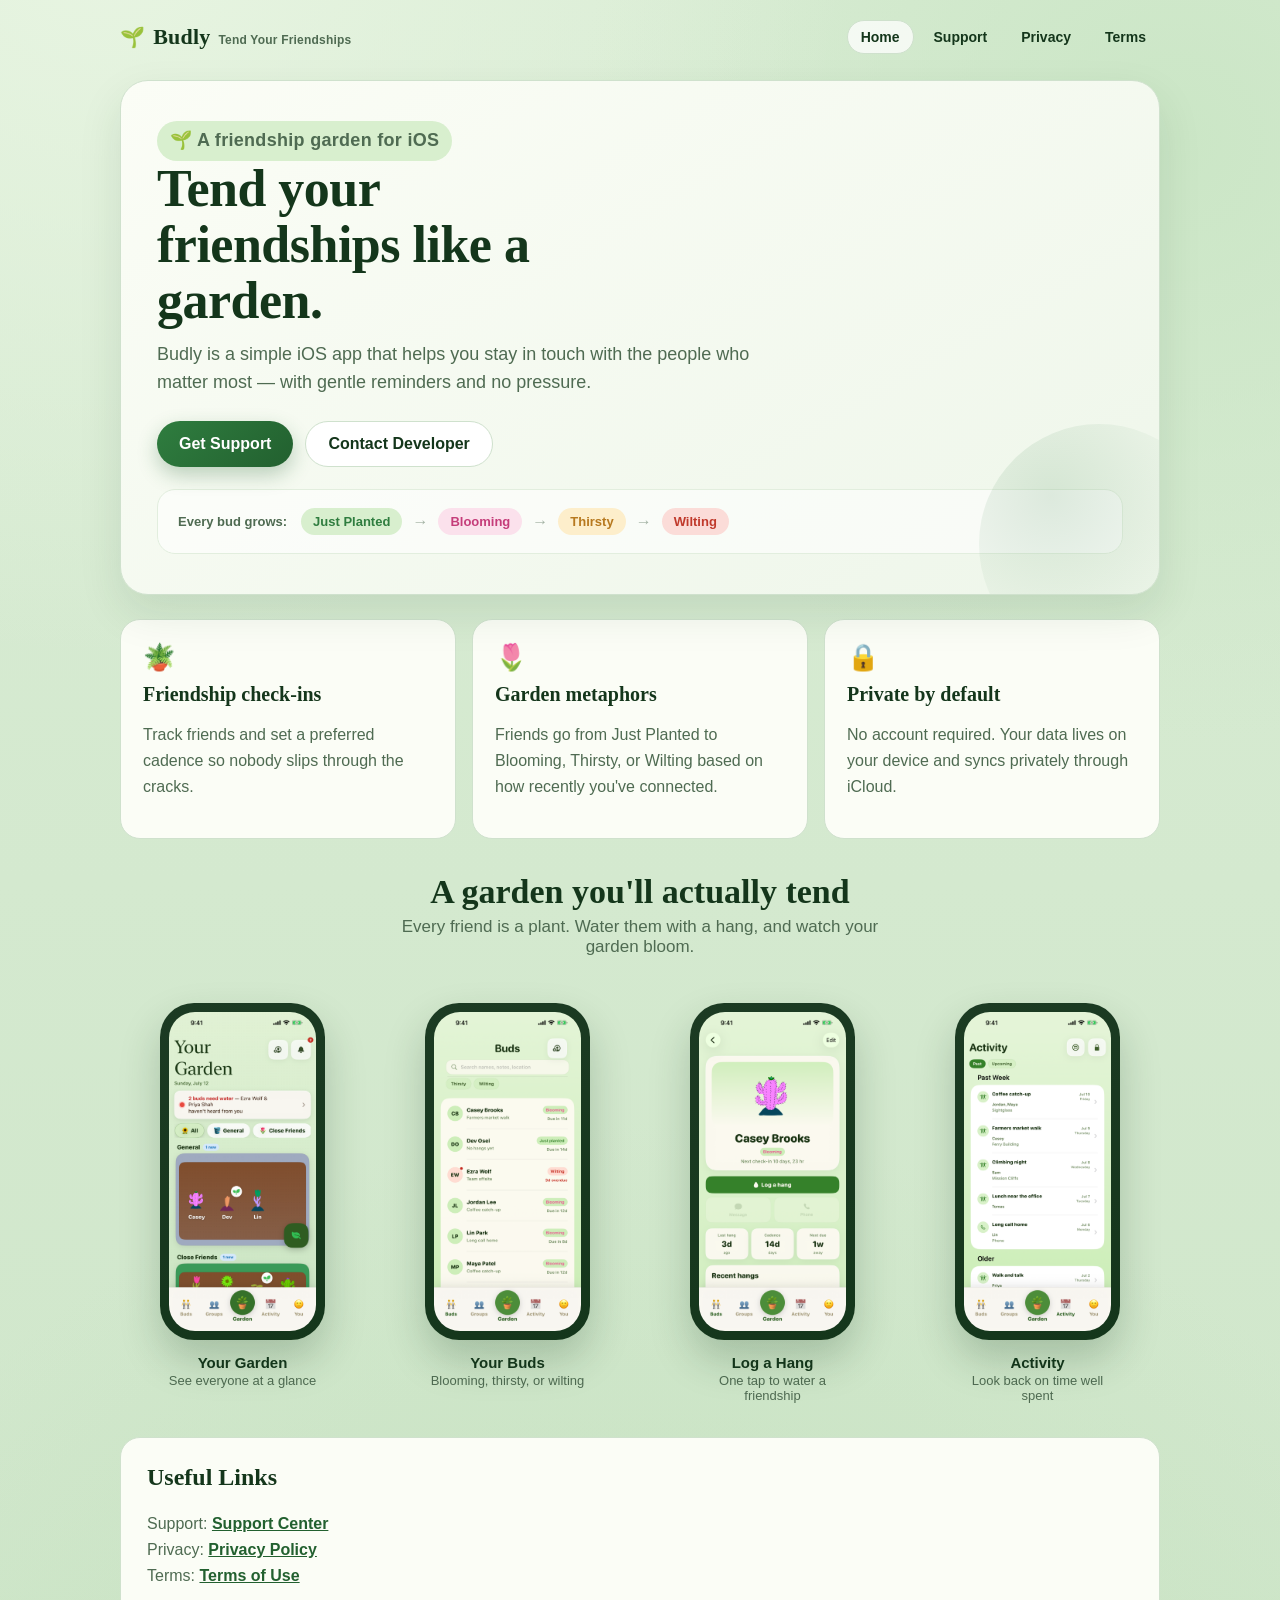
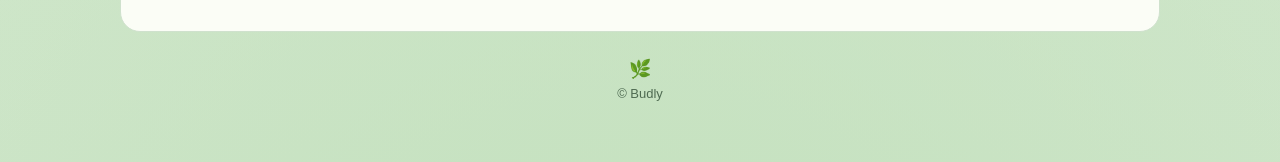
<file: index.html>
<!doctype html>
<html lang="en">
<head>
  <meta charset="utf-8" />
  <meta name="viewport" content="width=device-width, initial-scale=1" />
  <title>Budly | Tend Your Friendships</title>
  <meta name="description" content="Budly helps you stay in touch with the people who matter most." />
  <link rel="stylesheet" href="assets/styles.css" />
</head>
<body>
  <main class="site">
    <header class="nav">
      <a class="brand" href="./">Budly<small>Tend Your Friendships</small></a>
      <nav class="nav-links" aria-label="Primary">
        <a class="active" href="./">Home</a>
        <a href="support/">Support</a>
        <a href="privacy/">Privacy</a>
        <a href="terms/">Terms</a>
      </nav>
    </header>

    <section class="hero">
      <p class="eyebrow">🌱 A friendship garden for iOS</p>
      <h1>Tend your friendships like a garden.</h1>
      <p>
        Budly is a simple iOS app that helps you stay in touch with the people who matter most — with gentle reminders and no pressure.
      </p>
      <div class="cta">
        <a class="button button-primary" href="support/">Get Support</a>
        <a class="button button-secondary" href="mailto:dan1510123@gmail.com">Contact Developer</a>
      </div>
      <div class="stages" aria-label="How friendships grow">
        <span class="label">Every bud grows:</span>
        <span class="pill planted">Just Planted</span>
        <span class="arrow">→</span>
        <span class="pill bloom">Blooming</span>
        <span class="arrow">→</span>
        <span class="pill thirsty">Thirsty</span>
        <span class="arrow">→</span>
        <span class="pill wilting">Wilting</span>
      </div>
    </section>

    <section class="grid" aria-label="Highlights">
      <article class="card">
        <span class="icon">🪴</span>
        <h3>Friendship check-ins</h3>
        <p>Track friends and set a preferred cadence so nobody slips through the cracks.</p>
      </article>
      <article class="card">
        <span class="icon">🌷</span>
        <h3>Garden metaphors</h3>
        <p>Friends go from Just Planted to Blooming, Thirsty, or Wilting based on how recently you've connected.</p>
      </article>
      <article class="card">
        <span class="icon">🔒</span>
        <h3>Private by default</h3>
        <p>No account required. Your data lives on your device and syncs privately through iCloud.</p>
      </article>
    </section>

    <section class="showcase" aria-label="Screenshots">
      <h2>A garden you'll actually tend</h2>
      <p class="sub">Every friend is a plant. Water them with a hang, and watch your garden bloom.</p>
      <div class="shots">
        <figure class="shot">
          <div class="phone"><img src="assets/screenshots/01-garden.png" alt="Budly Garden screen showing friends as plants" loading="lazy" /></div>
          <figcaption class="caption">Your Garden<span>See everyone at a glance</span></figcaption>
        </figure>
        <figure class="shot">
          <div class="phone"><img src="assets/screenshots/02-buds.png" alt="Budly Buds list with friendship statuses" loading="lazy" /></div>
          <figcaption class="caption">Your Buds<span>Blooming, thirsty, or wilting</span></figcaption>
        </figure>
        <figure class="shot">
          <div class="phone"><img src="assets/screenshots/03-friend-detail.png" alt="Budly friend detail with a Log a hang button" loading="lazy" /></div>
          <figcaption class="caption">Log a Hang<span>One tap to water a friendship</span></figcaption>
        </figure>
        <figure class="shot">
          <div class="phone"><img src="assets/screenshots/07-activity.png" alt="Budly Activity feed of recent hangs" loading="lazy" /></div>
          <figcaption class="caption">Activity<span>Look back on time well spent</span></figcaption>
        </figure>
      </div>
    </section>

    <section class="content">
      <h2>Useful Links</h2>
      <p>
        Support: <a class="inline" href="support/">Support Center</a><br />
        Privacy: <a class="inline" href="privacy/">Privacy Policy</a><br />
        Terms: <a class="inline" href="terms/">Terms of Use</a>
      </p>
    </section>

    <p class="footer">© Budly</p>
  </main>
</body>
</html>
</file>
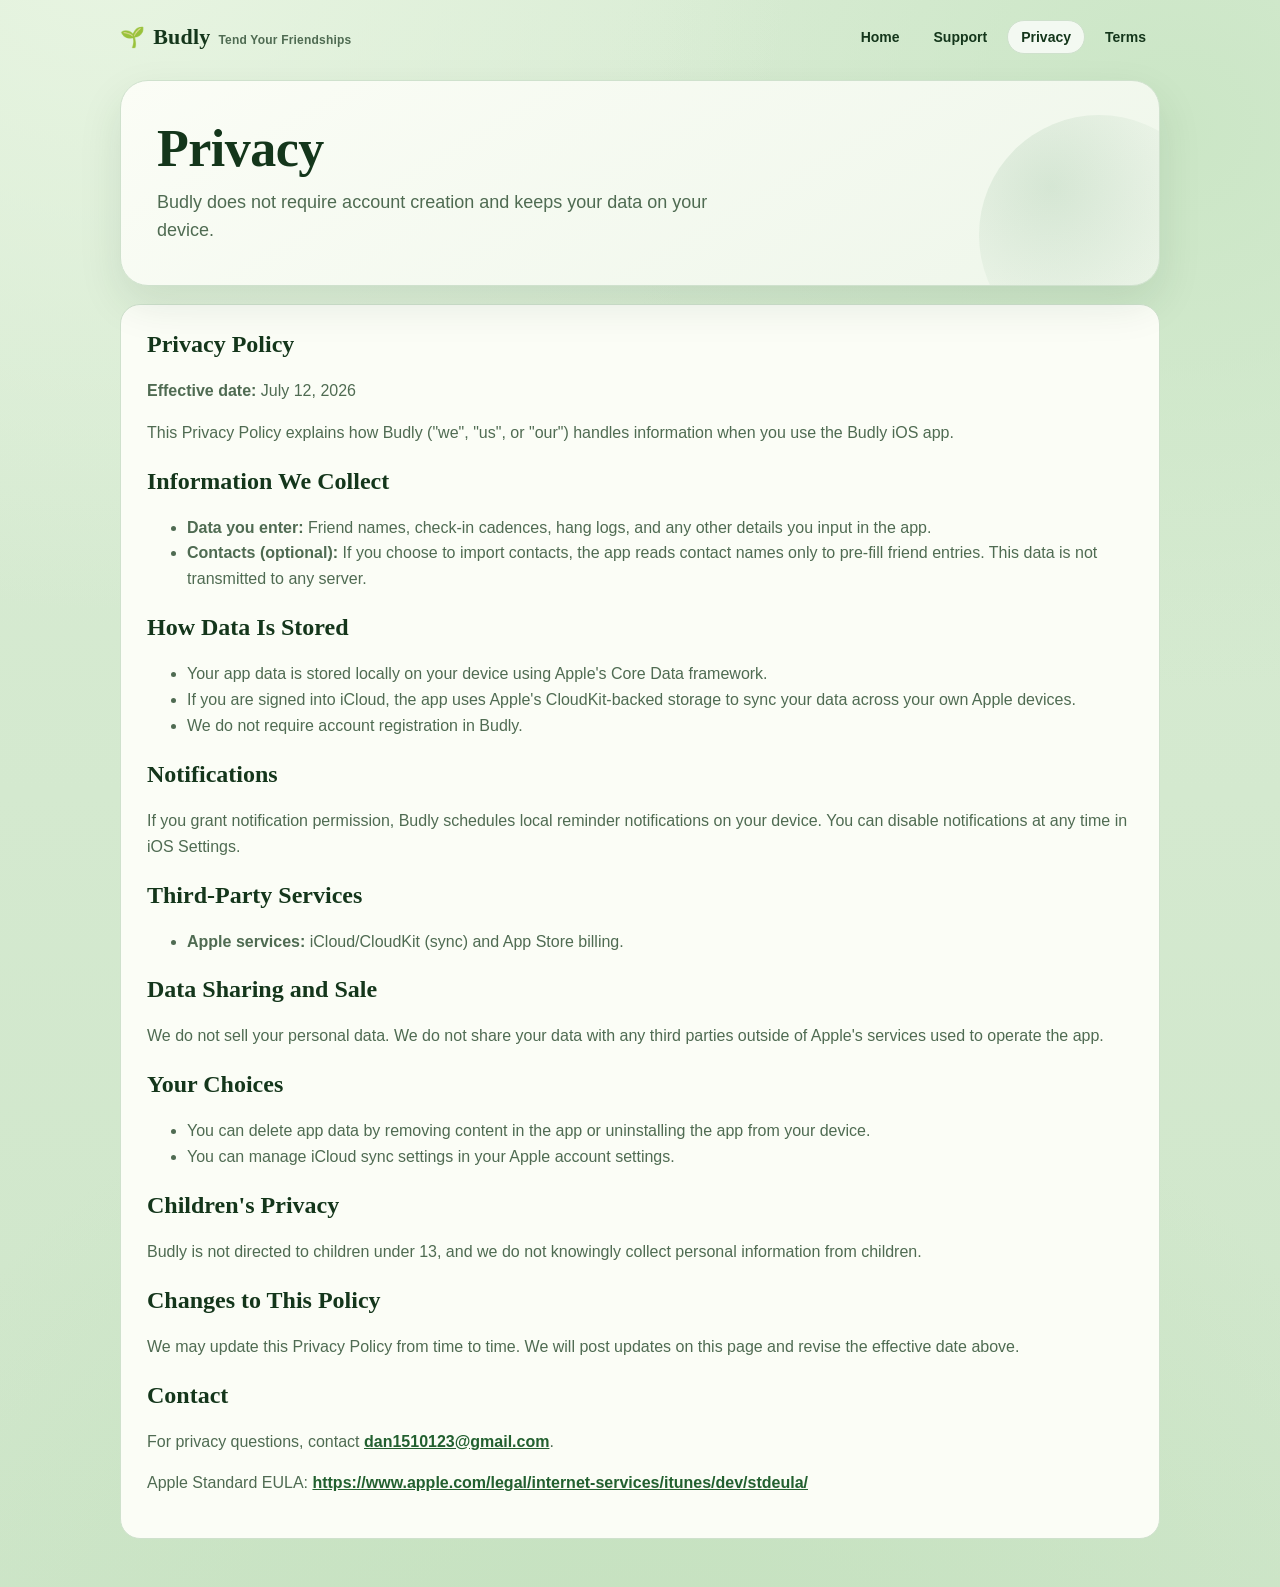
<file: privacy/index.html>
<!doctype html>
<html lang="en">
<head>
  <meta charset="utf-8" />
  <meta name="viewport" content="width=device-width, initial-scale=1" />
  <title>Budly Privacy</title>
  <link rel="stylesheet" href="../assets/styles.css" />
</head>
<body>
  <main class="site">
    <header class="nav">
      <a class="brand" href="../">Budly<small>Tend Your Friendships</small></a>
      <nav class="nav-links" aria-label="Primary">
        <a href="../">Home</a>
        <a href="../support/">Support</a>
        <a class="active" href="./">Privacy</a>
        <a href="../terms/">Terms</a>
      </nav>
    </header>

    <section class="hero">
      <h1>Privacy</h1>
      <p>Budly does not require account creation and keeps your data on your device.</p>
    </section>

    <section class="content">
      <h2>Privacy Policy</h2>
      <p><strong>Effective date:</strong> July 12, 2026</p>
      <p>
        This Privacy Policy explains how Budly ("we", "us", or "our") handles information when you use the Budly iOS app.
      </p>

      <h2>Information We Collect</h2>
      <ul>
        <li><strong>Data you enter:</strong> Friend names, check-in cadences, hang logs, and any other details you input in the app.</li>
        <li><strong>Contacts (optional):</strong> If you choose to import contacts, the app reads contact names only to pre-fill friend entries. This data is not transmitted to any server.</li>
      </ul>

      <h2>How Data Is Stored</h2>
      <ul>
        <li>Your app data is stored locally on your device using Apple's Core Data framework.</li>
        <li>If you are signed into iCloud, the app uses Apple's CloudKit-backed storage to sync your data across your own Apple devices.</li>
        <li>We do not require account registration in Budly.</li>
      </ul>

      <h2>Notifications</h2>
      <p>
        If you grant notification permission, Budly schedules local reminder notifications on your device. You can disable notifications at any time in iOS Settings.
      </p>

      <h2>Third-Party Services</h2>
      <ul>
        <li><strong>Apple services:</strong> iCloud/CloudKit (sync) and App Store billing.</li>
      </ul>

      <h2>Data Sharing and Sale</h2>
      <p>
        We do not sell your personal data. We do not share your data with any third parties outside of Apple's services used to operate the app.
      </p>

      <h2>Your Choices</h2>
      <ul>
        <li>You can delete app data by removing content in the app or uninstalling the app from your device.</li>
        <li>You can manage iCloud sync settings in your Apple account settings.</li>
      </ul>

      <h2>Children's Privacy</h2>
      <p>
        Budly is not directed to children under 13, and we do not knowingly collect personal information from children.
      </p>

      <h2>Changes to This Policy</h2>
      <p>
        We may update this Privacy Policy from time to time. We will post updates on this page and revise the effective date above.
      </p>

      <h2>Contact</h2>
      <p>
        For privacy questions, contact <a class="inline" href="mailto:dan1510123@gmail.com">dan1510123@gmail.com</a>.
      </p>
      <p>
        Apple Standard EULA: <a class="inline" href="https://www.apple.com/legal/internet-services/itunes/dev/stdeula/">https://www.apple.com/legal/internet-services/itunes/dev/stdeula/</a>
      </p>
    </section>
  </main>
</body>
</html>
</file>
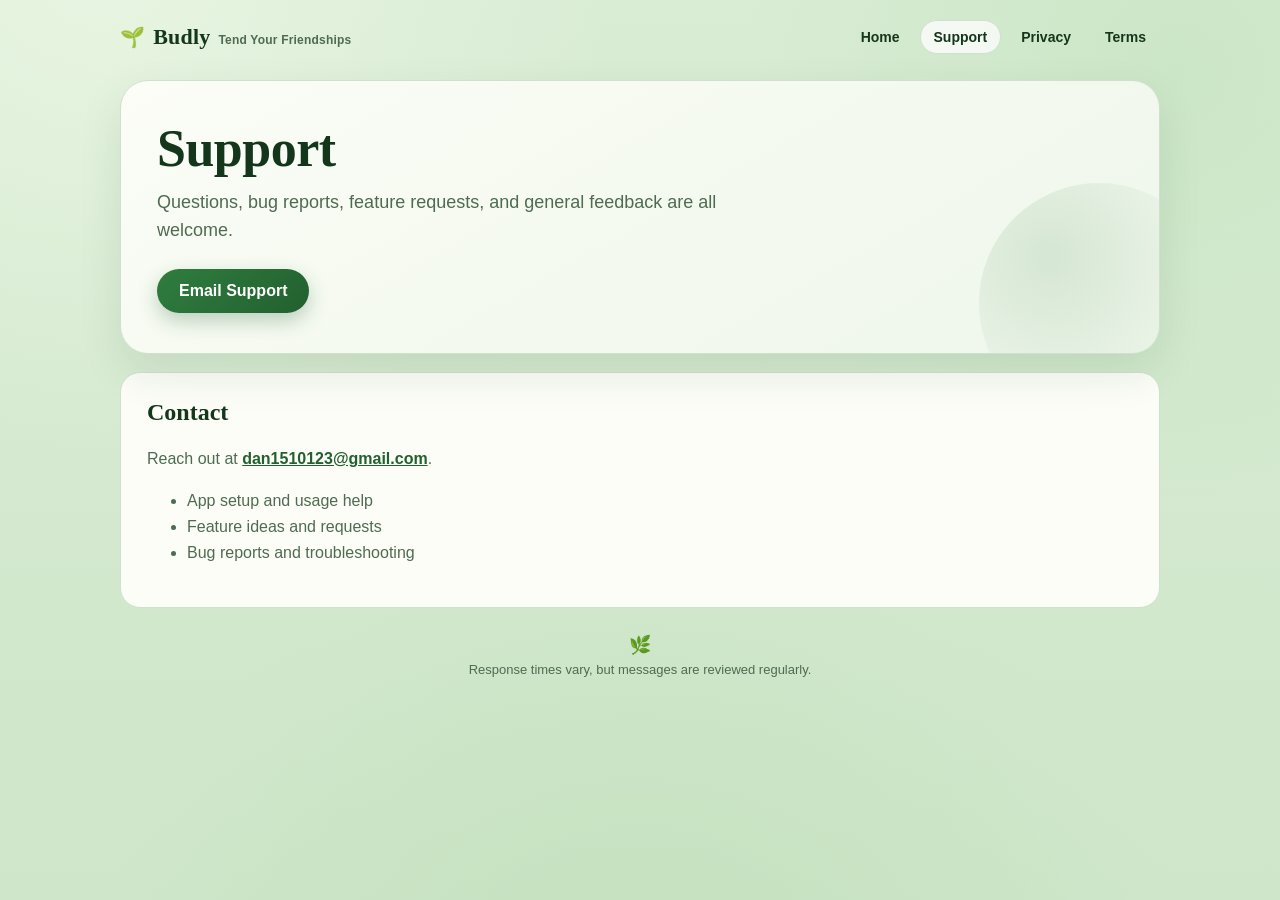
<file: support/index.html>
<!doctype html>
<html lang="en">
<head>
  <meta charset="utf-8" />
  <meta name="viewport" content="width=device-width, initial-scale=1" />
  <title>Budly Support</title>
  <link rel="stylesheet" href="../assets/styles.css" />
</head>
<body>
  <main class="site">
    <header class="nav">
      <a class="brand" href="../">Budly<small>Tend Your Friendships</small></a>
      <nav class="nav-links" aria-label="Primary">
        <a href="../">Home</a>
        <a class="active" href="./">Support</a>
        <a href="../privacy/">Privacy</a>
        <a href="../terms/">Terms</a>
      </nav>
    </header>

    <section class="hero">
      <h1>Support</h1>
      <p>Questions, bug reports, feature requests, and general feedback are all welcome.</p>
      <div class="cta">
        <a class="button button-primary" href="mailto:dan1510123@gmail.com">Email Support</a>
      </div>
    </section>

    <section class="content">
      <h2>Contact</h2>
      <p>
        Reach out at <a class="inline" href="mailto:dan1510123@gmail.com">dan1510123@gmail.com</a>.
      </p>
      <ul>
        <li>App setup and usage help</li>
        <li>Feature ideas and requests</li>
        <li>Bug reports and troubleshooting</li>
      </ul>
    </section>

    <p class="footer">Response times vary, but messages are reviewed regularly.</p>
  </main>
</body>
</html>
</file>
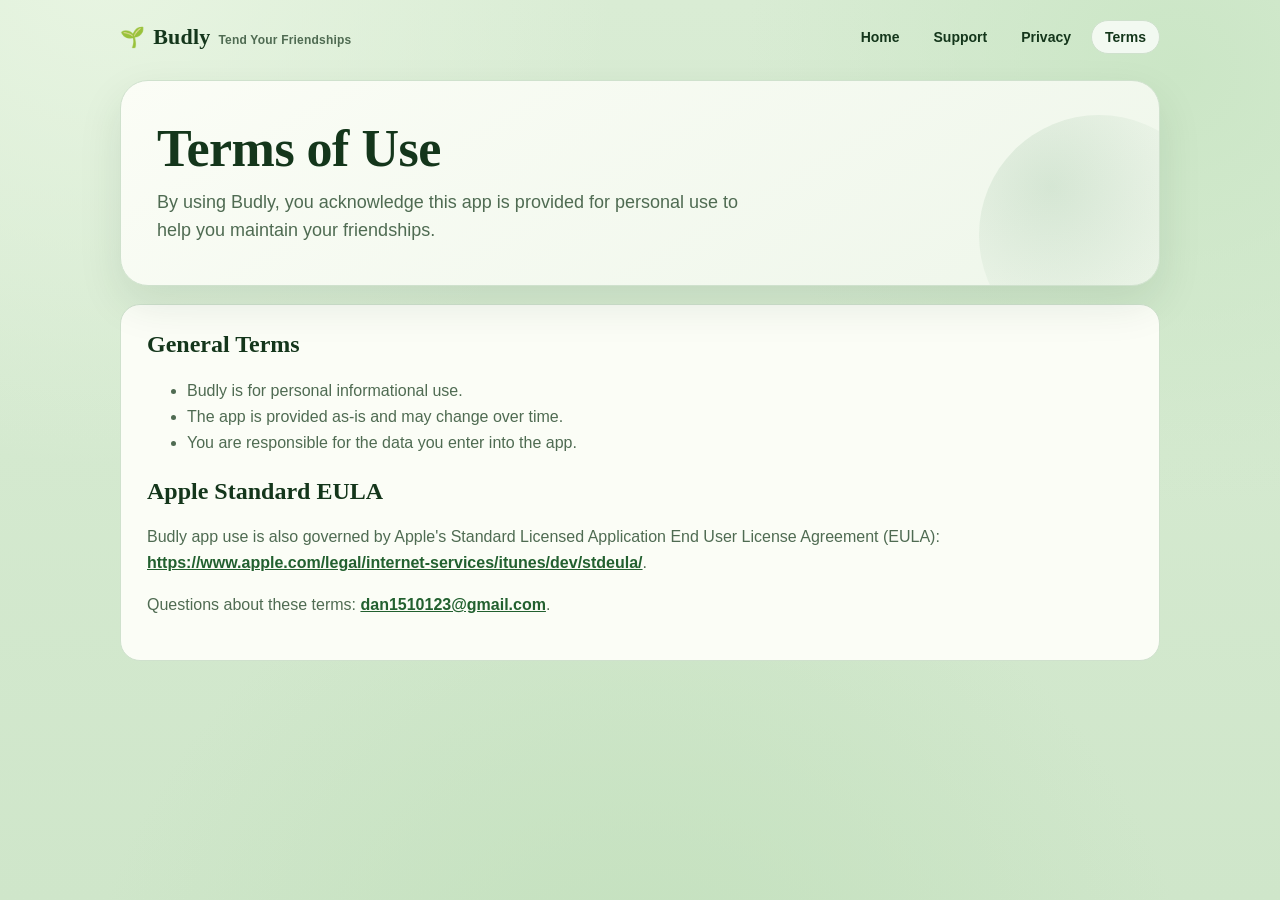
<file: terms/index.html>
<!doctype html>
<html lang="en">
<head>
  <meta charset="utf-8" />
  <meta name="viewport" content="width=device-width, initial-scale=1" />
  <title>Budly Terms</title>
  <link rel="stylesheet" href="../assets/styles.css" />
</head>
<body>
  <main class="site">
    <header class="nav">
      <a class="brand" href="../">Budly<small>Tend Your Friendships</small></a>
      <nav class="nav-links" aria-label="Primary">
        <a href="../">Home</a>
        <a href="../support/">Support</a>
        <a href="../privacy/">Privacy</a>
        <a class="active" href="./">Terms</a>
      </nav>
    </header>

    <section class="hero">
      <h1>Terms of Use</h1>
      <p>By using Budly, you acknowledge this app is provided for personal use to help you maintain your friendships.</p>
    </section>

    <section class="content">
      <h2>General Terms</h2>
      <ul>
        <li>Budly is for personal informational use.</li>
        <li>The app is provided as-is and may change over time.</li>
        <li>You are responsible for the data you enter into the app.</li>
      </ul>

      <h2>Apple Standard EULA</h2>
      <p>
        Budly app use is also governed by Apple's Standard Licensed Application End User License Agreement (EULA):
        <a class="inline" href="https://www.apple.com/legal/internet-services/itunes/dev/stdeula/">https://www.apple.com/legal/internet-services/itunes/dev/stdeula/</a>.
      </p>
      <p>Questions about these terms: <a class="inline" href="mailto:dan1510123@gmail.com">dan1510123@gmail.com</a>.</p>
    </section>
  </main>
</body>
</html>
</file>
<file: assets/styles.css>
:root {
  --bg: #d9ecd4;
  --bg-deep: #cfe6ca;
  --bg-soft: #eef6ea;
  --cream: #fbfdf6;
  --text: #16311c;
  --muted: #4f6b52;
  --forest: #14361b;
  --moss: #2f7d3f;
  --moss-dark: #22602f;
  --card: #ffffff;
  --line: #cfe1cd;
  --line-soft: #e2eede;
  /* Garden status colors, mirrored from the app */
  --bloom-bg: #fbe1ec;
  --bloom-text: #c53d7a;
  --planted-bg: #d8efce;
  --planted-text: #2f7d3f;
  --thirsty-bg: #fdeecb;
  --thirsty-text: #b7791f;
  --wilting-bg: #fbdcd8;
  --wilting-text: #c0392b;
  --display: "Iowan Old Style", "Palatino Linotype", Palatino, Georgia, "Times New Roman", serif;
  --body: "Avenir Next", "Segoe UI", -apple-system, BlinkMacSystemFont, sans-serif;
}

* { box-sizing: border-box; }

body {
  margin: 0;
  font-family: var(--body);
  color: var(--text);
  background:
    radial-gradient(circle at 8% -5%, #e8f5e2 0%, transparent 34%),
    radial-gradient(circle at 92% 8%, #cbe6c6 0%, transparent 30%),
    radial-gradient(circle at 50% 120%, #c2e0bc 0%, transparent 45%),
    linear-gradient(180deg, var(--bg) 0%, var(--bg-deep) 100%);
  min-height: 100vh;
  -webkit-font-smoothing: antialiased;
}

.site {
  width: min(1040px, 92vw);
  margin: 0 auto;
  padding: 20px 0 48px;
}

/* ---------- Nav ---------- */
.nav {
  display: flex;
  align-items: center;
  justify-content: space-between;
  gap: 16px;
  margin-bottom: 26px;
}

.brand {
  text-decoration: none;
  color: var(--forest);
  font-family: var(--display);
  font-weight: 700;
  font-size: 22px;
  letter-spacing: 0.2px;
  display: inline-flex;
  align-items: baseline;
  gap: 8px;
}

.brand::before {
  content: "🌱";
  font-size: 20px;
}

.brand small {
  display: block;
  color: var(--muted);
  font-family: var(--body);
  font-size: 12px;
  font-weight: 600;
  letter-spacing: 0.2px;
}

.nav-links {
  display: flex;
  flex-wrap: wrap;
  gap: 6px;
}

.nav-links a {
  text-decoration: none;
  color: var(--forest);
  font-size: 14px;
  font-weight: 700;
  border: 1px solid transparent;
  padding: 8px 13px;
  border-radius: 999px;
  transition: background 0.15s ease, border-color 0.15s ease;
}

.nav-links a:hover,
.nav-links a.active {
  border-color: var(--line);
  background: rgba(255, 255, 255, 0.75);
}

/* ---------- Hero ---------- */
.hero {
  position: relative;
  overflow: hidden;
  background: linear-gradient(150deg, var(--cream), var(--bg-soft));
  border: 1px solid var(--line);
  border-radius: 28px;
  padding: 40px 36px;
  box-shadow: 0 18px 44px rgba(20, 54, 27, 0.10);
}

.hero::after {
  content: "";
  position: absolute;
  right: -60px;
  bottom: -70px;
  width: 240px;
  height: 240px;
  background: radial-gradient(circle at 30% 30%, rgba(47, 125, 63, 0.14), transparent 70%);
  border-radius: 50%;
  pointer-events: none;
}

.eyebrow {
  display: inline-flex;
  align-items: center;
  gap: 7px;
  margin: 0 0 14px;
  padding: 6px 13px;
  border-radius: 999px;
  background: var(--planted-bg);
  color: var(--planted-text);
  font-size: 13px;
  font-weight: 700;
  letter-spacing: 0.3px;
}

.hero h1 {
  margin: 0 0 12px;
  font-family: var(--display);
  font-weight: 700;
  color: var(--forest);
  font-size: clamp(32px, 5vw, 52px);
  line-height: 1.08;
  letter-spacing: -0.5px;
  max-width: 16ch;
}

.hero p {
  margin: 0;
  max-width: 60ch;
  color: var(--muted);
  font-size: 18px;
  line-height: 1.55;
}

.cta {
  margin-top: 24px;
  display: flex;
  flex-wrap: wrap;
  gap: 12px;
}

.button {
  text-decoration: none;
  font-weight: 700;
  border-radius: 999px;
  padding: 13px 22px;
  display: inline-flex;
  align-items: center;
  gap: 8px;
  transition: transform 0.12s ease, box-shadow 0.15s ease;
}

.button:hover { transform: translateY(-1px); }

.button-primary {
  color: #fff;
  background: linear-gradient(135deg, var(--moss), var(--moss-dark));
  box-shadow: 0 8px 20px rgba(34, 96, 47, 0.28);
}

.button-secondary {
  color: var(--forest);
  border: 1px solid var(--line);
  background: #fff;
}

/* ---------- Growth-stage strip ---------- */
.stages {
  margin-top: 22px;
  display: flex;
  flex-wrap: wrap;
  align-items: center;
  gap: 10px;
  padding: 18px 20px;
  background: rgba(255, 255, 255, 0.6);
  border: 1px solid var(--line-soft);
  border-radius: 18px;
}

.stages .label {
  font-size: 13px;
  font-weight: 700;
  color: var(--muted);
  margin-right: 4px;
}

.pill {
  font-size: 13px;
  font-weight: 700;
  padding: 6px 12px;
  border-radius: 999px;
}
.pill.planted { background: var(--planted-bg); color: var(--planted-text); }
.pill.bloom   { background: var(--bloom-bg);   color: var(--bloom-text); }
.pill.thirsty { background: var(--thirsty-bg); color: var(--thirsty-text); }
.pill.wilting { background: var(--wilting-bg); color: var(--wilting-text); }
.stages .arrow { color: var(--muted); opacity: 0.5; }

/* ---------- Feature cards ---------- */
.grid {
  margin-top: 24px;
  display: grid;
  grid-template-columns: repeat(auto-fit, minmax(230px, 1fr));
  gap: 16px;
}

.card {
  border: 1px solid var(--line);
  background: var(--cream);
  border-radius: 20px;
  padding: 22px;
  transition: transform 0.15s ease, box-shadow 0.15s ease;
}

.card:hover {
  transform: translateY(-3px);
  box-shadow: 0 14px 30px rgba(20, 54, 27, 0.10);
}

.card .icon {
  font-size: 26px;
  display: block;
  margin-bottom: 10px;
}

.card h3 {
  margin: 0 0 7px;
  font-family: var(--display);
  color: var(--forest);
  font-size: 20px;
  font-weight: 700;
}

.card p,
.content p,
.content li {
  color: var(--muted);
  line-height: 1.62;
}

/* ---------- Screenshot showcase ---------- */
.showcase {
  margin-top: 34px;
  text-align: center;
}

.showcase h2 {
  font-family: var(--display);
  color: var(--forest);
  font-size: clamp(26px, 3.6vw, 34px);
  margin: 0 0 6px;
}

.showcase .sub {
  color: var(--muted);
  font-size: 17px;
  margin: 0 auto 30px;
  max-width: 52ch;
}

.shots {
  display: grid;
  grid-template-columns: repeat(auto-fit, minmax(190px, 1fr));
  gap: 24px 20px;
  justify-items: center;
}

.shot {
  display: flex;
  flex-direction: column;
  align-items: center;
  gap: 14px;
  max-width: 260px;
}

.phone {
  position: relative;
  width: 100%;
  padding: 9px;
  background: linear-gradient(160deg, #1c3b23, #14361b);
  border-radius: 34px;
  box-shadow: 0 20px 40px rgba(20, 54, 27, 0.22);
}

.phone img {
  display: block;
  width: 100%;
  border-radius: 26px;
}

.shot .caption {
  font-weight: 700;
  color: var(--forest);
  font-size: 15px;
}

.shot .caption span {
  display: block;
  font-weight: 500;
  color: var(--muted);
  font-size: 13px;
  margin-top: 2px;
}

/* ---------- Content blocks ---------- */
.content {
  margin-top: 18px;
  border: 1px solid var(--line);
  background: var(--cream);
  border-radius: 20px;
  padding: 26px;
}

.content h2 {
  font-family: var(--display);
  color: var(--forest);
  margin-top: 0;
}

.content h2:not(:first-child) { margin-top: 22px; }

.footer {
  margin-top: 26px;
  text-align: center;
  font-size: 13px;
  color: var(--muted);
}

.footer::before {
  content: "🌿";
  display: block;
  font-size: 18px;
  margin-bottom: 6px;
}

a.inline {
  color: var(--moss-dark);
  font-weight: 650;
}

@media (max-width: 640px) {
  .hero {
    padding: 28px 22px;
    border-radius: 22px;
  }
  .hero p { font-size: 16px; }
  .content { padding: 20px; }
}
</file>
